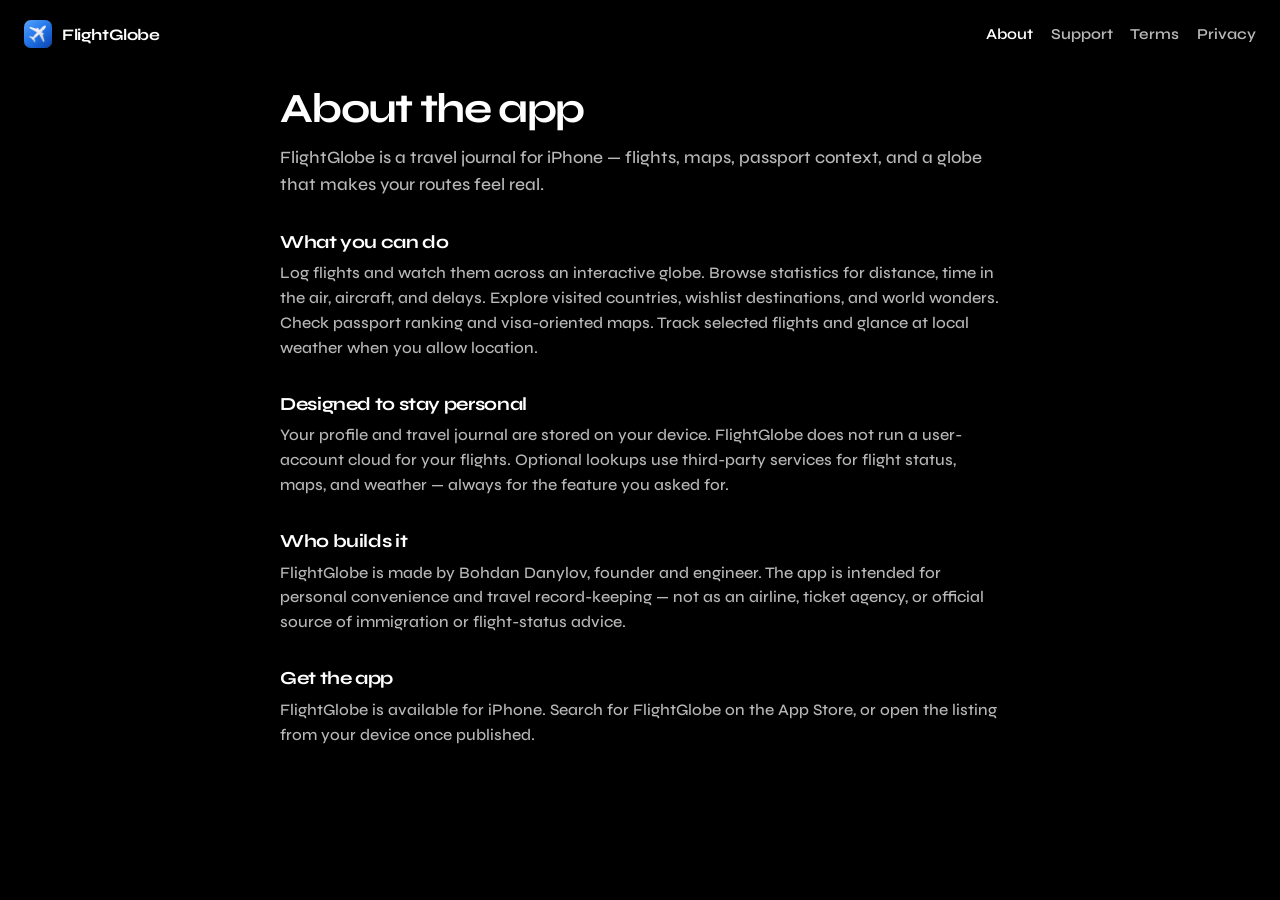
<file: about.html>
<!DOCTYPE html>
<html lang="en">
<head>
  <meta charset="utf-8" />
  <meta name="viewport" content="width=device-width, initial-scale=1" />
  <title>About — FlightGlobe</title>
  <meta name="description" content="About FlightGlobe, the iPhone travel journal for flights, maps, passport insights, and on-device privacy." />
  <link rel="icon" href="assets/app-icon.png" />
  <link rel="preconnect" href="https://fonts.googleapis.com" />
  <link rel="preconnect" href="https://fonts.gstatic.com" crossorigin />
  <link href="https://fonts.googleapis.com/css2?family=Syne:wght@600;700;800&display=swap" rel="stylesheet" />
  <link rel="stylesheet" href="styles.css" />
</head>
<body>
  <div class="page-shell">
    <header class="page-top">
      <a class="page-brand" href="index.html">
        <img src="assets/app-icon.png" alt="" width="28" height="28" />
        FlightGlobe
      </a>
      <nav class="page-nav" aria-label="Primary">
        <a href="about.html" aria-current="page">About</a>
        <a href="support.html">Support</a>
        <a href="terms.html">Terms</a>
        <a href="privacy.html">Privacy</a>
      </nav>
    </header>

    <main class="page-main">
      <h1>About the app</h1>
      <p class="lede">FlightGlobe is a travel journal for iPhone — flights, maps, passport context, and a globe that makes your routes feel real.</p>

      <h2>What you can do</h2>
      <p>Log flights and watch them across an interactive globe. Browse statistics for distance, time in the air, aircraft, and delays. Explore visited countries, wishlist destinations, and world wonders. Check passport ranking and visa-oriented maps. Track selected flights and glance at local weather when you allow location.</p>

      <h2>Designed to stay personal</h2>
      <p>Your profile and travel journal are stored on your device. FlightGlobe does not run a user-account cloud for your flights. Optional lookups use third-party services for flight status, maps, and weather — always for the feature you asked for.</p>

      <h2>Who builds it</h2>
      <p>FlightGlobe is made by Bohdan Danylov, founder and engineer. The app is intended for personal convenience and travel record-keeping — not as an airline, ticket agency, or official source of immigration or flight-status advice.</p>

      <h2>Get the app</h2>
      <p>FlightGlobe is available for iPhone. Search for FlightGlobe on the App Store, or open the listing from your device once published.</p>
    </main>
  </div>
</body>
</html>
</file>
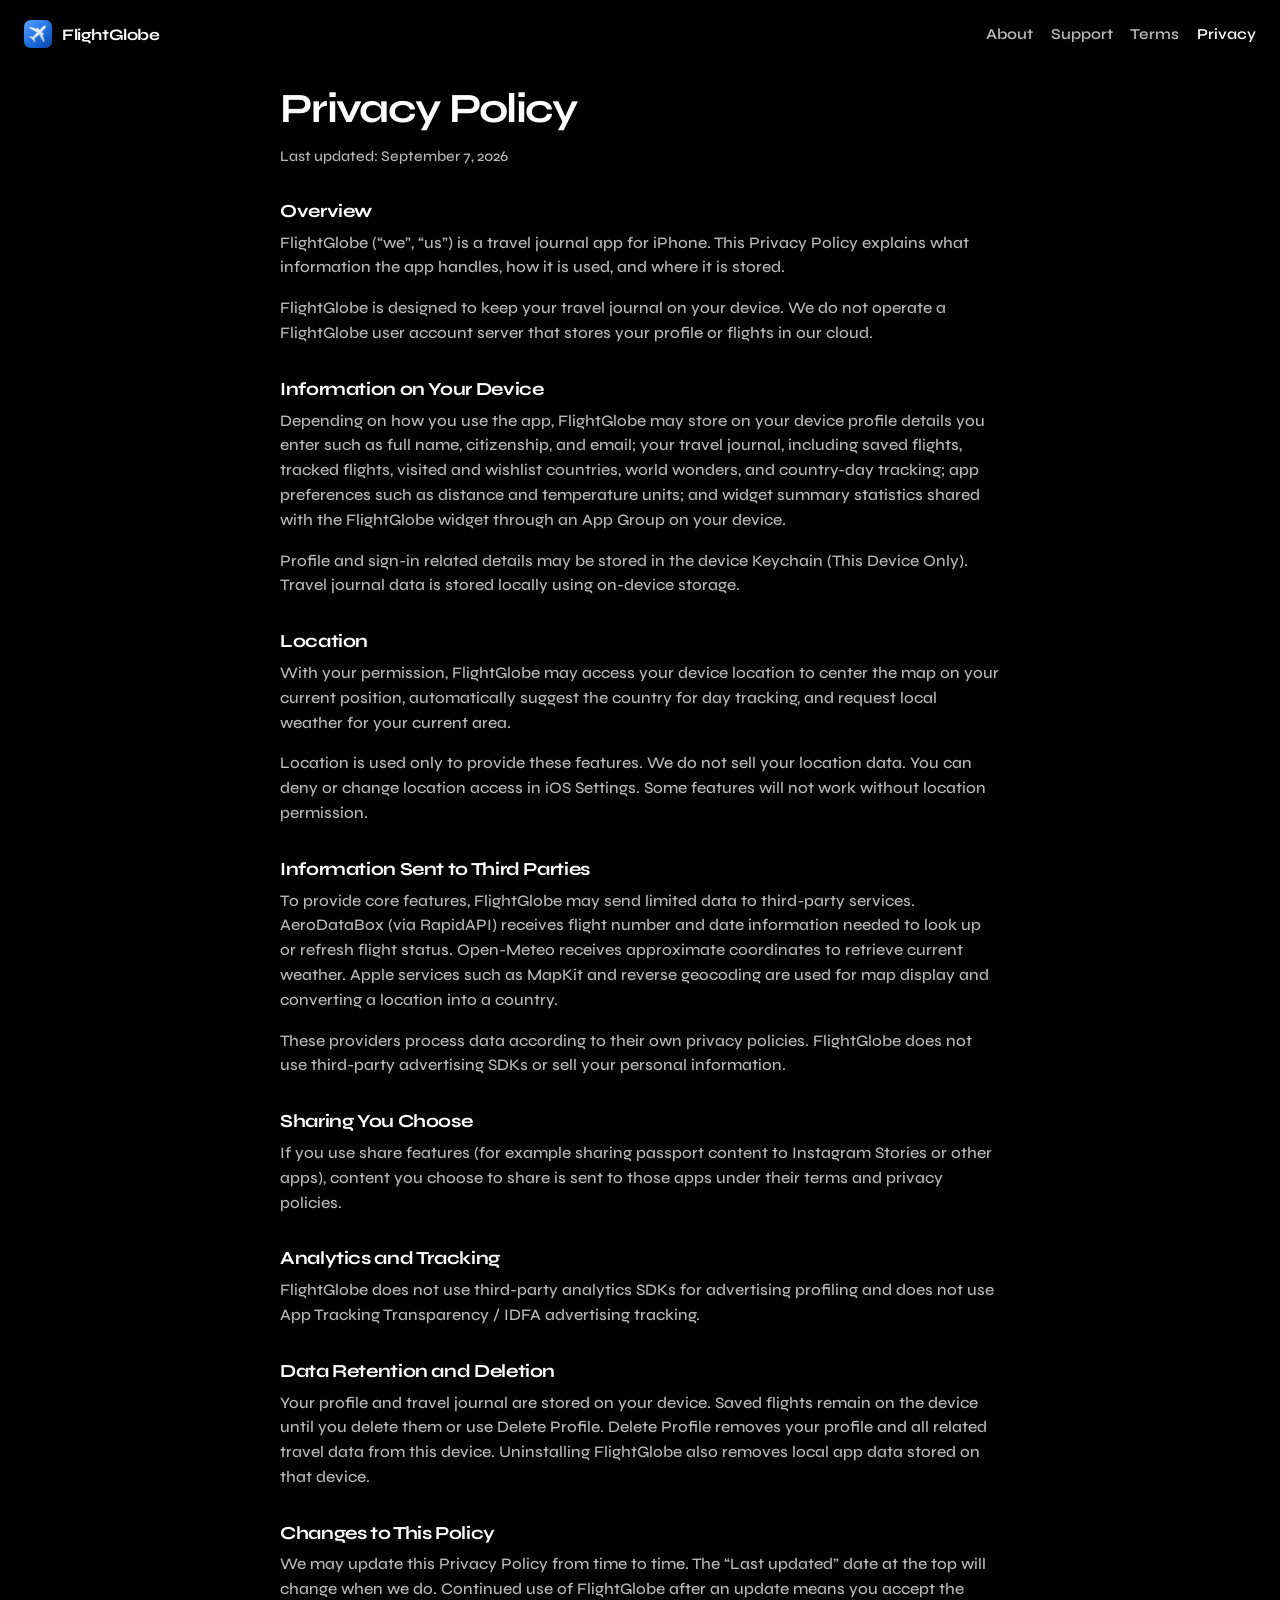
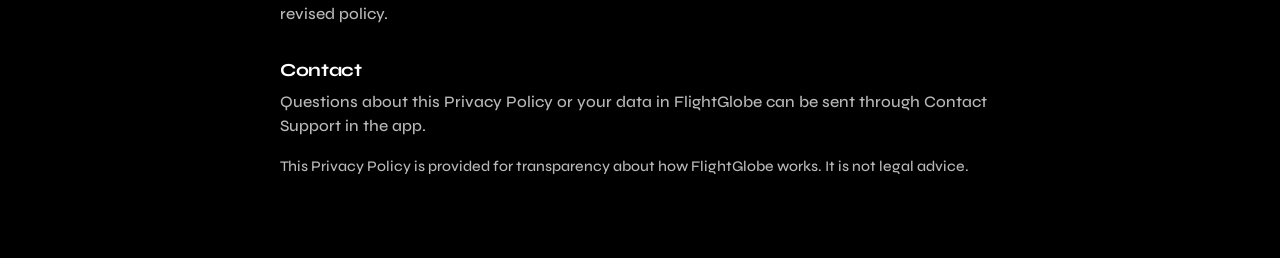
<file: privacy.html>
<!DOCTYPE html>
<html lang="en">
<head>
  <meta charset="utf-8" />
  <meta name="viewport" content="width=device-width, initial-scale=1" />
  <title>Privacy Policy — FlightGlobe</title>
  <meta name="description" content="Privacy Policy for the FlightGlobe iPhone travel journal app." />
  <link rel="icon" href="assets/app-icon.png" />
  <link rel="preconnect" href="https://fonts.googleapis.com" />
  <link rel="preconnect" href="https://fonts.gstatic.com" crossorigin />
  <link href="https://fonts.googleapis.com/css2?family=Syne:wght@600;700;800&display=swap" rel="stylesheet" />
  <link rel="stylesheet" href="styles.css" />
</head>
<body>
  <div class="page-shell">
    <header class="page-top">
      <a class="page-brand" href="index.html">
        <img src="assets/app-icon.png" alt="" width="28" height="28" />
        FlightGlobe
      </a>
      <nav class="page-nav" aria-label="Primary">
        <a href="about.html">About</a>
        <a href="support.html">Support</a>
        <a href="terms.html">Terms</a>
        <a href="privacy.html" aria-current="page">Privacy</a>
      </nav>
    </header>

    <main class="page-main">
      <h1>Privacy Policy</h1>
      <p class="meta">Last updated: September 7, 2026</p>

      <h2>Overview</h2>
      <p>FlightGlobe (“we”, “us”) is a travel journal app for iPhone. This Privacy Policy explains what information the app handles, how it is used, and where it is stored.</p>
      <p>FlightGlobe is designed to keep your travel journal on your device. We do not operate a FlightGlobe user account server that stores your profile or flights in our cloud.</p>

      <h2>Information on Your Device</h2>
      <p>Depending on how you use the app, FlightGlobe may store on your device profile details you enter such as full name, citizenship, and email; your travel journal, including saved flights, tracked flights, visited and wishlist countries, world wonders, and country-day tracking; app preferences such as distance and temperature units; and widget summary statistics shared with the FlightGlobe widget through an App Group on your device.</p>
      <p>Profile and sign-in related details may be stored in the device Keychain (This Device Only). Travel journal data is stored locally using on-device storage.</p>

      <h2>Location</h2>
      <p>With your permission, FlightGlobe may access your device location to center the map on your current position, automatically suggest the country for day tracking, and request local weather for your current area.</p>
      <p>Location is used only to provide these features. We do not sell your location data. You can deny or change location access in iOS Settings. Some features will not work without location permission.</p>

      <h2>Information Sent to Third Parties</h2>
      <p>To provide core features, FlightGlobe may send limited data to third-party services. AeroDataBox (via RapidAPI) receives flight number and date information needed to look up or refresh flight status. Open-Meteo receives approximate coordinates to retrieve current weather. Apple services such as MapKit and reverse geocoding are used for map display and converting a location into a country.</p>
      <p>These providers process data according to their own privacy policies. FlightGlobe does not use third-party advertising SDKs or sell your personal information.</p>

      <h2>Sharing You Choose</h2>
      <p>If you use share features (for example sharing passport content to Instagram Stories or other apps), content you choose to share is sent to those apps under their terms and privacy policies.</p>

      <h2>Analytics and Tracking</h2>
      <p>FlightGlobe does not use third-party analytics SDKs for advertising profiling and does not use App Tracking Transparency / IDFA advertising tracking.</p>

      <h2>Data Retention and Deletion</h2>
      <p>Your profile and travel journal are stored on your device. Saved flights remain on the device until you delete them or use Delete Profile. Delete Profile removes your profile and all related travel data from this device. Uninstalling FlightGlobe also removes local app data stored on that device.</p>

      <h2>Changes to This Policy</h2>
      <p>We may update this Privacy Policy from time to time. The “Last updated” date at the top will change when we do. Continued use of FlightGlobe after an update means you accept the revised policy.</p>

      <h2>Contact</h2>
      <p>Questions about this Privacy Policy or your data in FlightGlobe can be sent through Contact Support in the app.</p>

      <p class="meta">This Privacy Policy is provided for transparency about how FlightGlobe works. It is not legal advice.</p>
    </main>
  </div>
</body>
</html>
</file>
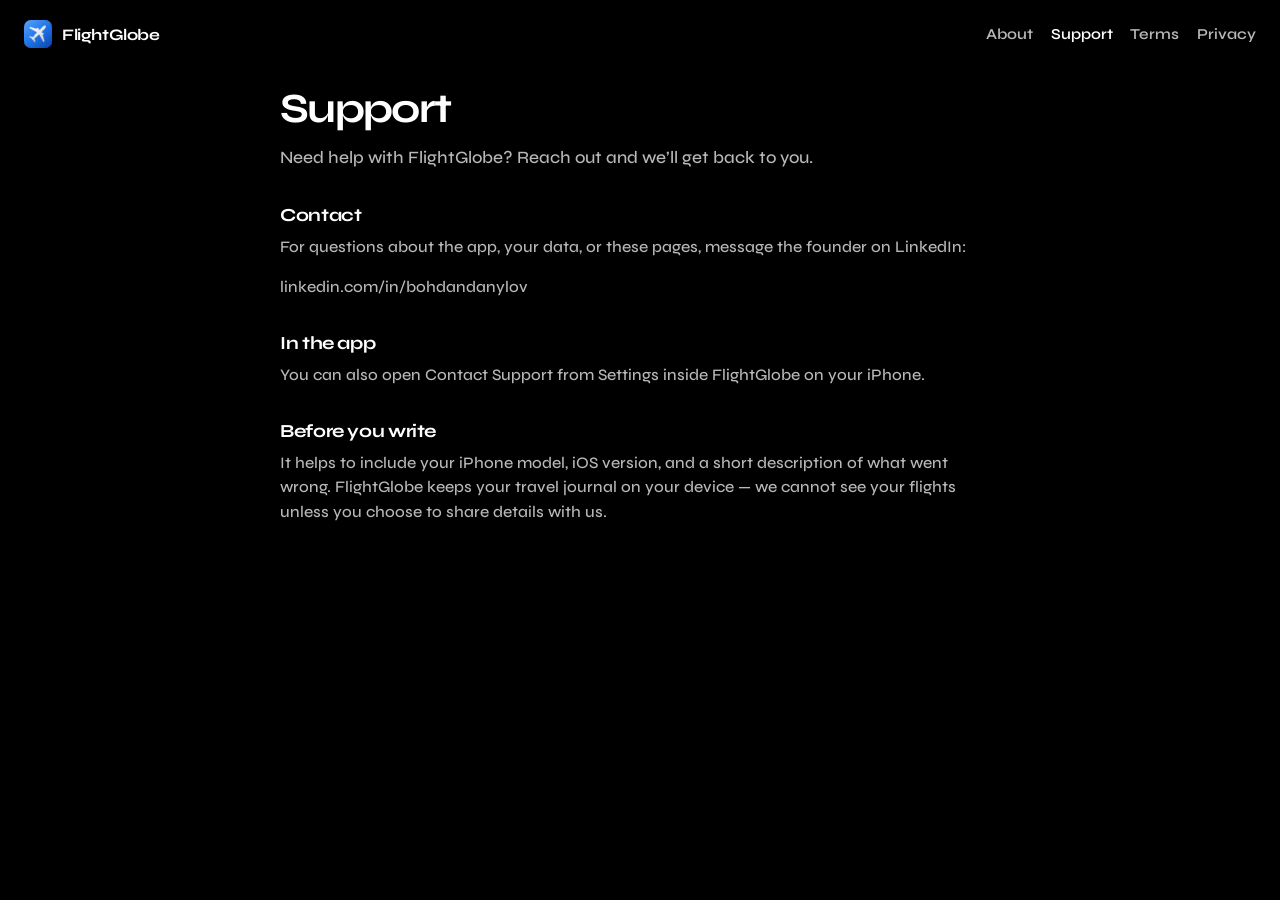
<file: support.html>
<!DOCTYPE html>
<html lang="en">
<head>
  <meta charset="utf-8" />
  <meta name="viewport" content="width=device-width, initial-scale=1" />
  <title>Support — FlightGlobe</title>
  <meta name="description" content="Get support for FlightGlobe, the iPhone travel journal app." />
  <link rel="icon" href="assets/app-icon.png" />
  <link rel="preconnect" href="https://fonts.googleapis.com" />
  <link rel="preconnect" href="https://fonts.gstatic.com" crossorigin />
  <link href="https://fonts.googleapis.com/css2?family=Syne:wght@600;700;800&display=swap" rel="stylesheet" />
  <link rel="stylesheet" href="styles.css" />
</head>
<body>
  <div class="page-shell">
    <header class="page-top">
      <a class="page-brand" href="index.html">
        <img src="assets/app-icon.png" alt="" width="28" height="28" />
        FlightGlobe
      </a>
      <nav class="page-nav" aria-label="Primary">
        <a href="about.html">About</a>
        <a href="support.html" aria-current="page">Support</a>
        <a href="terms.html">Terms</a>
        <a href="privacy.html">Privacy</a>
      </nav>
    </header>

    <main class="page-main">
      <h1>Support</h1>
      <p class="lede">Need help with FlightGlobe? Reach out and we’ll get back to you.</p>

      <h2>Contact</h2>
      <p>For questions about the app, your data, or these pages, message the founder on LinkedIn:</p>
      <p><a href="https://www.linkedin.com/in/bohdandanylov/">linkedin.com/in/bohdandanylov</a></p>

      <h2>In the app</h2>
      <p>You can also open Contact Support from Settings inside FlightGlobe on your iPhone.</p>

      <h2>Before you write</h2>
      <p>It helps to include your iPhone model, iOS version, and a short description of what went wrong. FlightGlobe keeps your travel journal on your device — we cannot see your flights unless you choose to share details with us.</p>
    </main>
  </div>
</body>
</html>
</file>
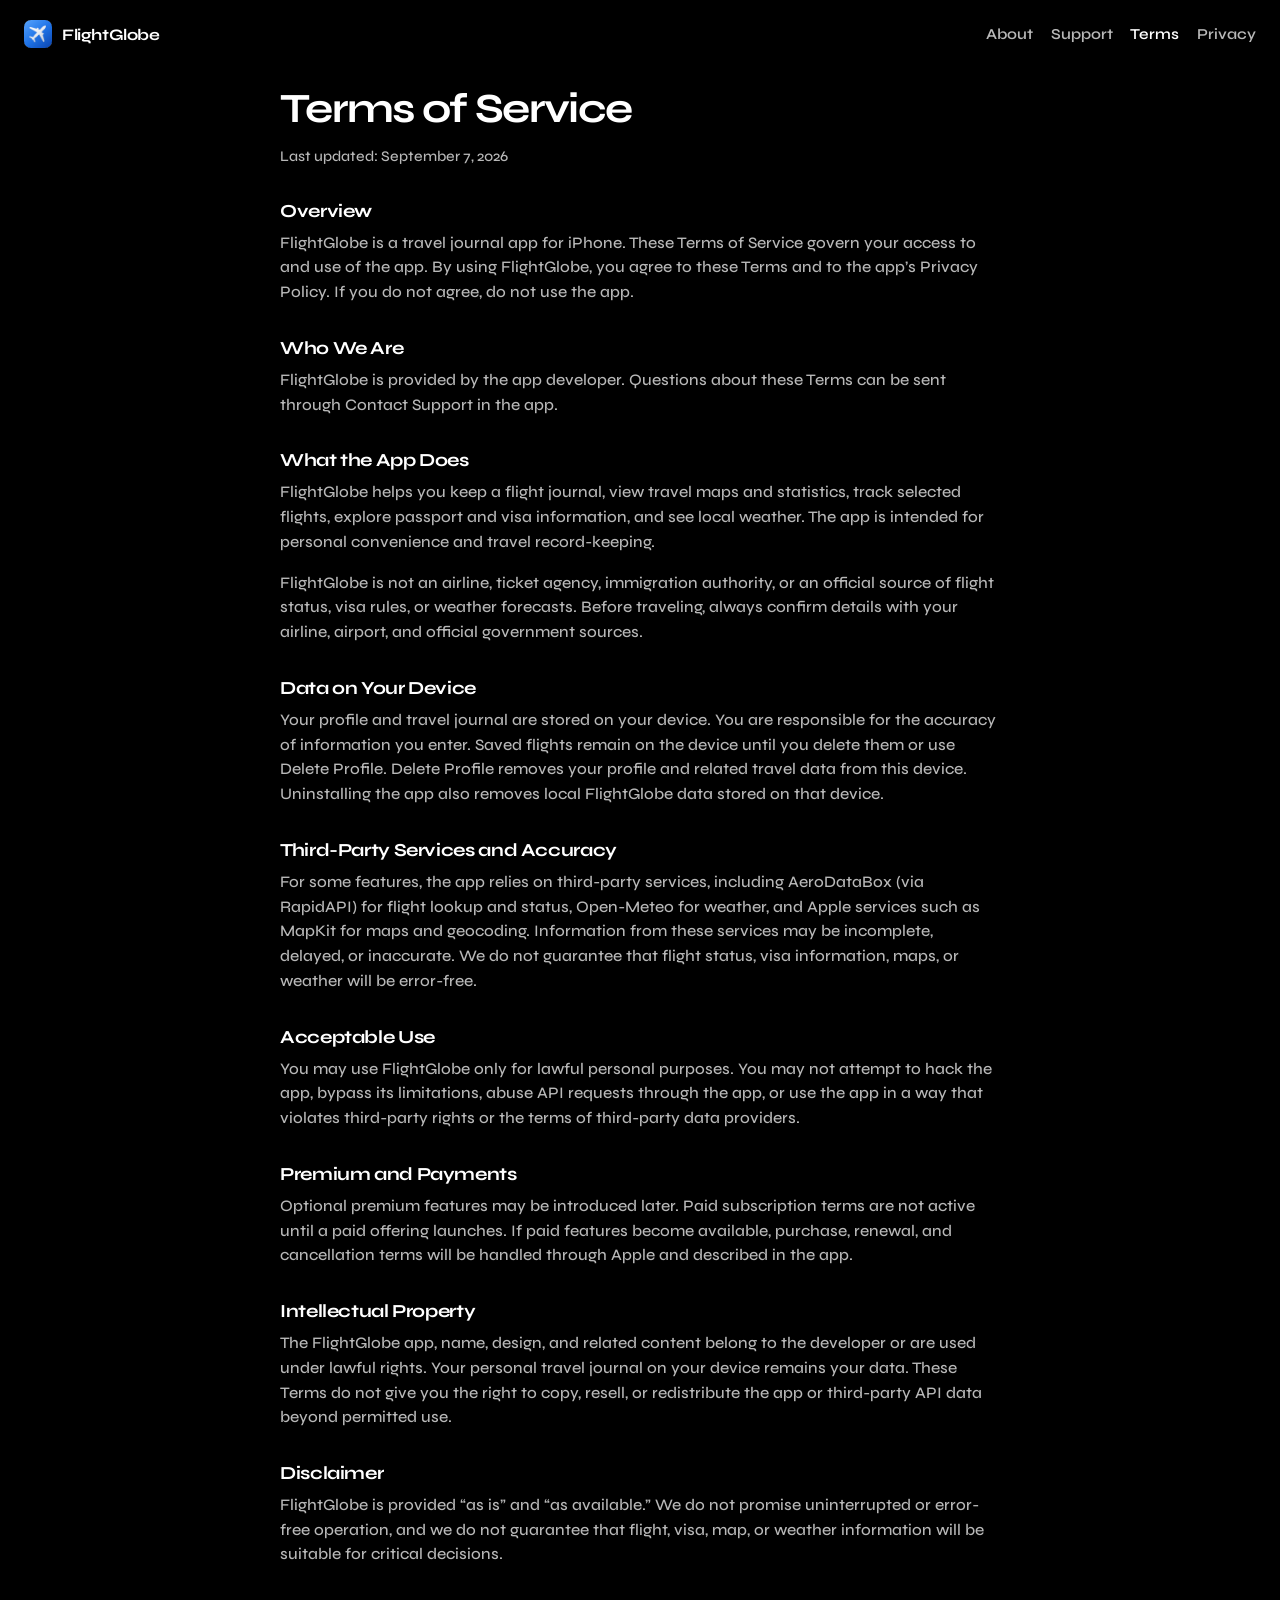
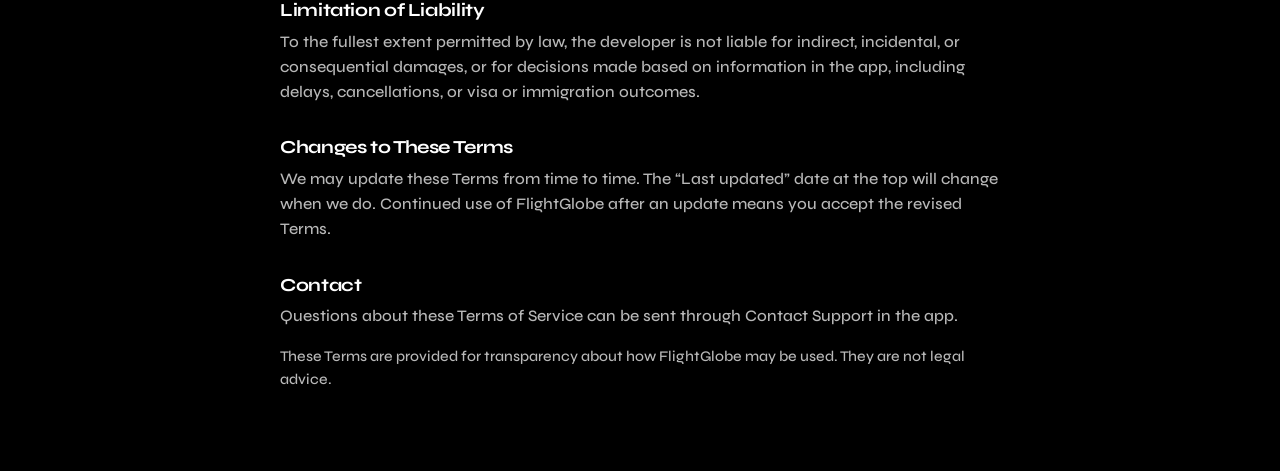
<file: terms.html>
<!DOCTYPE html>
<html lang="en">
<head>
  <meta charset="utf-8" />
  <meta name="viewport" content="width=device-width, initial-scale=1" />
  <title>Terms of Service — FlightGlobe</title>
  <meta name="description" content="Terms of Service for the FlightGlobe iPhone travel journal app." />
  <link rel="icon" href="assets/app-icon.png" />
  <link rel="preconnect" href="https://fonts.googleapis.com" />
  <link rel="preconnect" href="https://fonts.gstatic.com" crossorigin />
  <link href="https://fonts.googleapis.com/css2?family=Syne:wght@600;700;800&display=swap" rel="stylesheet" />
  <link rel="stylesheet" href="styles.css" />
</head>
<body>
  <div class="page-shell">
    <header class="page-top">
      <a class="page-brand" href="index.html">
        <img src="assets/app-icon.png" alt="" width="28" height="28" />
        FlightGlobe
      </a>
      <nav class="page-nav" aria-label="Primary">
        <a href="about.html">About</a>
        <a href="support.html">Support</a>
        <a href="terms.html" aria-current="page">Terms</a>
        <a href="privacy.html">Privacy</a>
      </nav>
    </header>

    <main class="page-main">
      <h1>Terms of Service</h1>
      <p class="meta">Last updated: September 7, 2026</p>

      <h2>Overview</h2>
      <p>FlightGlobe is a travel journal app for iPhone. These Terms of Service govern your access to and use of the app. By using FlightGlobe, you agree to these Terms and to the app’s Privacy Policy. If you do not agree, do not use the app.</p>

      <h2>Who We Are</h2>
      <p>FlightGlobe is provided by the app developer. Questions about these Terms can be sent through Contact Support in the app.</p>

      <h2>What the App Does</h2>
      <p>FlightGlobe helps you keep a flight journal, view travel maps and statistics, track selected flights, explore passport and visa information, and see local weather. The app is intended for personal convenience and travel record-keeping.</p>
      <p>FlightGlobe is not an airline, ticket agency, immigration authority, or an official source of flight status, visa rules, or weather forecasts. Before traveling, always confirm details with your airline, airport, and official government sources.</p>

      <h2>Data on Your Device</h2>
      <p>Your profile and travel journal are stored on your device. You are responsible for the accuracy of information you enter. Saved flights remain on the device until you delete them or use Delete Profile. Delete Profile removes your profile and related travel data from this device. Uninstalling the app also removes local FlightGlobe data stored on that device.</p>

      <h2>Third-Party Services and Accuracy</h2>
      <p>For some features, the app relies on third-party services, including AeroDataBox (via RapidAPI) for flight lookup and status, Open-Meteo for weather, and Apple services such as MapKit for maps and geocoding. Information from these services may be incomplete, delayed, or inaccurate. We do not guarantee that flight status, visa information, maps, or weather will be error-free.</p>

      <h2>Acceptable Use</h2>
      <p>You may use FlightGlobe only for lawful personal purposes. You may not attempt to hack the app, bypass its limitations, abuse API requests through the app, or use the app in a way that violates third-party rights or the terms of third-party data providers.</p>

      <h2>Premium and Payments</h2>
      <p>Optional premium features may be introduced later. Paid subscription terms are not active until a paid offering launches. If paid features become available, purchase, renewal, and cancellation terms will be handled through Apple and described in the app.</p>

      <h2>Intellectual Property</h2>
      <p>The FlightGlobe app, name, design, and related content belong to the developer or are used under lawful rights. Your personal travel journal on your device remains your data. These Terms do not give you the right to copy, resell, or redistribute the app or third-party API data beyond permitted use.</p>

      <h2>Disclaimer</h2>
      <p>FlightGlobe is provided “as is” and “as available.” We do not promise uninterrupted or error-free operation, and we do not guarantee that flight, visa, map, or weather information will be suitable for critical decisions.</p>

      <h2>Limitation of Liability</h2>
      <p>To the fullest extent permitted by law, the developer is not liable for indirect, incidental, or consequential damages, or for decisions made based on information in the app, including delays, cancellations, or visa or immigration outcomes.</p>

      <h2>Changes to These Terms</h2>
      <p>We may update these Terms from time to time. The “Last updated” date at the top will change when we do. Continued use of FlightGlobe after an update means you accept the revised Terms.</p>

      <h2>Contact</h2>
      <p>Questions about these Terms of Service can be sent through Contact Support in the app.</p>

      <p class="meta">These Terms are provided for transparency about how FlightGlobe may be used. They are not legal advice.</p>
    </main>
  </div>
</body>
</html>
</file>
<file: styles.css>
/* FlightGlobe site */

:root {
  --bg: #000;
  --text: #fff;
  --muted: rgba(255, 255, 255, 0.72);
  --font: "Syne", "Avenir Next", sans-serif;
}

* {
  box-sizing: border-box;
}

html,
body {
  margin: 0;
  background: var(--bg);
  color: var(--text);
  font-family: var(--font);
  -webkit-font-smoothing: antialiased;
}

a {
  color: var(--muted);
  text-decoration: none;
}

a:hover,
a[aria-current="page"] {
  color: var(--text);
}

/* —— Home: one centered row, no scroll —— */

body.home {
  height: 100svh;
  overflow: hidden;
}

.home-row {
  height: 100svh;
  width: 100%;
  display: flex;
  align-items: center;
  justify-content: center;
  gap: 0.85rem;
  padding: 1rem;
  flex-wrap: nowrap;
  white-space: nowrap;
}

.home-logo {
  width: 40px;
  height: 40px;
  border-radius: 10px;
  flex: 0 0 auto;
}

.home-name {
  font-size: 1.35rem;
  font-weight: 700;
  letter-spacing: -0.04em;
  color: var(--text);
}

.home-sep {
  color: rgba(255, 255, 255, 0.35);
  font-weight: 600;
}

.home-links {
  display: inline-flex;
  align-items: center;
  gap: 0.85rem;
  font-size: 1rem;
  font-weight: 600;
  letter-spacing: -0.02em;
}

@media (max-width: 560px) {
  .home-row {
    gap: 0.55rem;
  }

  .home-logo {
    width: 32px;
    height: 32px;
    border-radius: 8px;
  }

  .home-name {
    font-size: 1.05rem;
  }

  .home-links {
    gap: 0.55rem;
    font-size: 0.9rem;
  }
}

/* —— Inner pages —— */

.page-shell {
  min-height: 100svh;
  background: var(--bg);
  color: var(--text);
}

.page-top {
  display: flex;
  align-items: center;
  justify-content: space-between;
  gap: 1rem;
  padding: 1.25rem 1.5rem;
}

.page-brand {
  display: inline-flex;
  align-items: center;
  gap: 0.65rem;
  color: var(--text);
  font-weight: 700;
  letter-spacing: -0.03em;
  text-decoration: none;
}

.page-brand img {
  width: 28px;
  height: 28px;
  border-radius: 7px;
}

.page-nav {
  display: flex;
  flex-wrap: wrap;
  gap: 0.85rem 1.1rem;
  font-weight: 600;
  font-size: 0.95rem;
}

.page-main {
  width: min(100% - 3rem, 720px);
  margin: 0 auto;
  padding: 1rem 0 4rem;
}

.page-main h1 {
  margin: 0 0 0.75rem;
  font-size: clamp(1.8rem, 4vw, 2.6rem);
  letter-spacing: -0.04em;
  font-weight: 700;
  color: var(--text);
}

.page-main h2 {
  margin: 2rem 0 0.55rem;
  font-size: 1.15rem;
  letter-spacing: -0.02em;
  font-weight: 700;
  color: var(--text);
}

.page-main p,
.page-main .meta,
.page-main .lede {
  margin: 0 0 1rem;
  color: var(--muted);
  line-height: 1.55;
  font-weight: 500;
}

.page-main .meta {
  font-size: 0.92rem;
}

.page-main .lede {
  font-size: 1.08rem;
  margin-bottom: 1.75rem;
}
</file>
